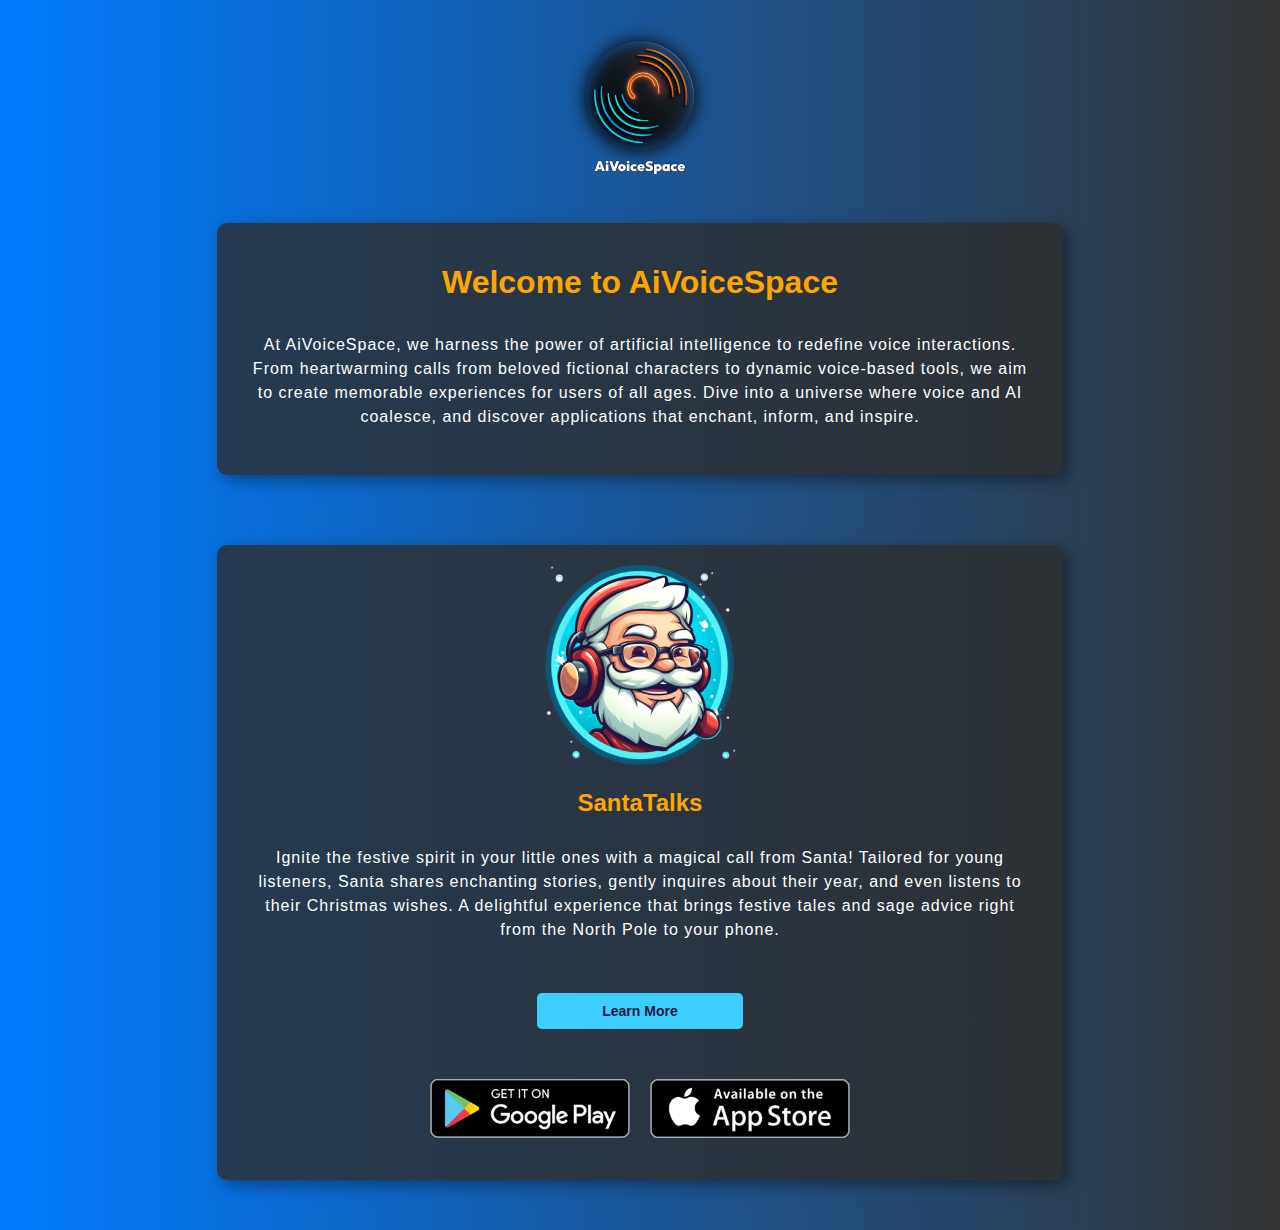
<file: index.html>
<!DOCTYPE html>
<html lang="en">
<head>
    <meta charset="UTF-8">
    <meta http-equiv="X-UA-Compatible" content="IE=edge">
    <meta name="viewport" content="width=device-width, initial-scale=1.0">
    <title>AiVoiceSpace - Redefining Voice Interactions</title>
   	<link rel="icon" type="image/x-icon" href="./img/favicon.png">
		<!-- Link to your stylesheet here -->
    <link rel="stylesheet" href="css/aivoicespace.css">
</head>
<body>

<!-- Header -->
<header>
    <img src="./img/aivoicespace.png" alt="AiVoiceSpace Logo">
</header>

<!-- Banner -->
<section id="banner">
    <div class="mission-statement">
        <h1>Welcome to AiVoiceSpace</h1>
        <p class="paragraph">
						At AiVoiceSpace, we harness the power of artificial intelligence to redefine
            voice interactions. From heartwarming calls from beloved fictional characters
            to dynamic voice-based tools, we aim to create memorable experiences for
            users of all ages. Dive into a universe where voice and AI coalesce, and
            discover applications that enchant, inform, and inspire.</p>
    </div>
</section>

<!-- Featured App: SantaTalks -->
<section id="santatalks">
    <div class="mission-statement">
        <img src="img/logo-200.png" alt="SantaTalks App">
        <h2>SantaTalks</h2>
        <p class="paragraph">Ignite the festive spirit in your little ones with a magical call from Santa!
            Tailored for young listeners, Santa shares enchanting stories, gently inquires
            about their year, and even listens to their Christmas wishes. A delightful
            experience that brings festive tales and sage advice right from the North Pole
            to your phone.
				</p>

				<div class="button">
					<a class="learn-more-app" href="santatalks/index.html">Learn More</a>
				</div>
				<div class="footer-actions">
        	<a href="https://play.google.com/store/apps/details?id=com.aivoicespace.santatalks" target="_blank">
						<img class="btn-img" src="img/g-play.png" alt="g-play" />
					</a>
        	<a href="https://apps.apple.com/us/app/santatalks-mobile/id6472105973" target="_blank">
						<img class="btn-img" src="img/app-store.png" alt="app-store" />
					</a>
				</div>
        </br>
    </div>
</section>

<!-- Footer -->
<footer>
    <!-- Footer content like links and social media icons -->
</footer>

</body>
</html>
</file>
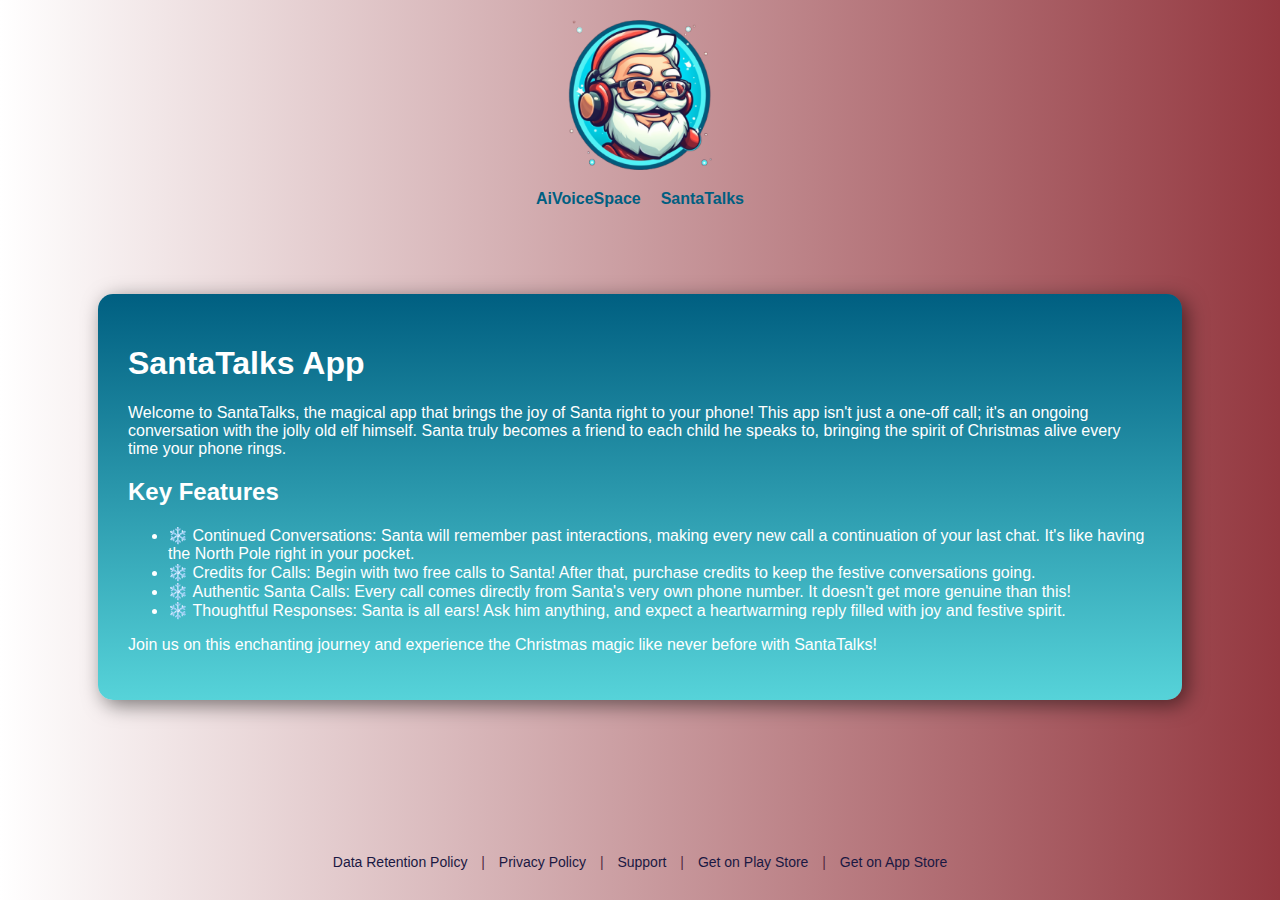
<file: santatalks/index.html>
<!DOCTYPE html>
<html lang="en">
<head>
    <meta charset="UTF-8">
    <meta http-equiv="X-UA-Compatible" content="IE=edge">
    <meta name="viewport" content="width=device-width, initial-scale=1.0">
    <title>SantaTalks - Magical Calls from Santa</title>
    <link rel="stylesheet" href="../css/santatalks.css">
</head>
<body>

<div class="content">
	<header>
			<img src="../img/logo-200.png" alt="SantaTalks Logo">
			<nav>
					<ul>
							<li><a class="nav-link" href="../index.html">AiVoiceSpace</a></li>
							<li><a class="nav-link" href="./index.html">SantaTalks</a></li>
							<!-- More navigation links -->
					</ul>
			</nav>
	</header>

	<!-- Main Content -->
	<main>
			<section class="content-box">
					<h1>SantaTalks App</h1>
					<p>Welcome to SantaTalks, the magical app that brings the joy of Santa right to your phone! This app isn't just
							a one-off call; it's an ongoing conversation with the jolly old elf himself. Santa truly becomes a friend to
							each child he speaks to, bringing the spirit of Christmas alive every time your phone rings.</p>

					<h2>Key Features</h2>
					<ul>
							<li>❄️ <strong>Continued Conversations:</strong> Santa will remember past interactions, making every new
									call a continuation of your last chat. It's like having the North Pole right in your pocket.
							</li>
							<li>❄️ <strong>Credits for Calls:</strong> Begin with two free calls to Santa! After that, purchase credits
									to keep the festive conversations going.
							</li>
							<li>❄️ <strong>Authentic Santa Calls:</strong> Every call comes directly from Santa's very own phone number.
									It doesn't get more genuine than this!
							</li>
							<li>❄️ <strong>Thoughtful Responses:</strong> Santa is all ears! Ask him anything, and expect a heartwarming
									reply filled with joy and festive spirit.
							</li>
					</ul>

					<p>Join us on this enchanting journey and experience the Christmas magic like never before with SantaTalks!</p>
			</section>

	</main>
</div>
<!-- Header -->

<!-- Footer -->
<footer>
    <div class="footer-links">
        <a href="data-retention-policy.html">Data Retention Policy</a>
        <span>|</span>
        <a href="privacy-policy.html">Privacy Policy</a>
        <span>|</span>
        <a href="support.html">Support</a>
        <span>|</span>
        <a href="https://play.google.com/store/apps/details?id=com.aivoicespace.santatalks" target="_blank">Get on Play Store</a>
    		<span>|</span>
        <a href="https://apps.apple.com/us/app/santatalks-mobile/id6472105973" target="_blank">Get on App Store</a>
    </div>
</footer>

</body>
</html>
</file>
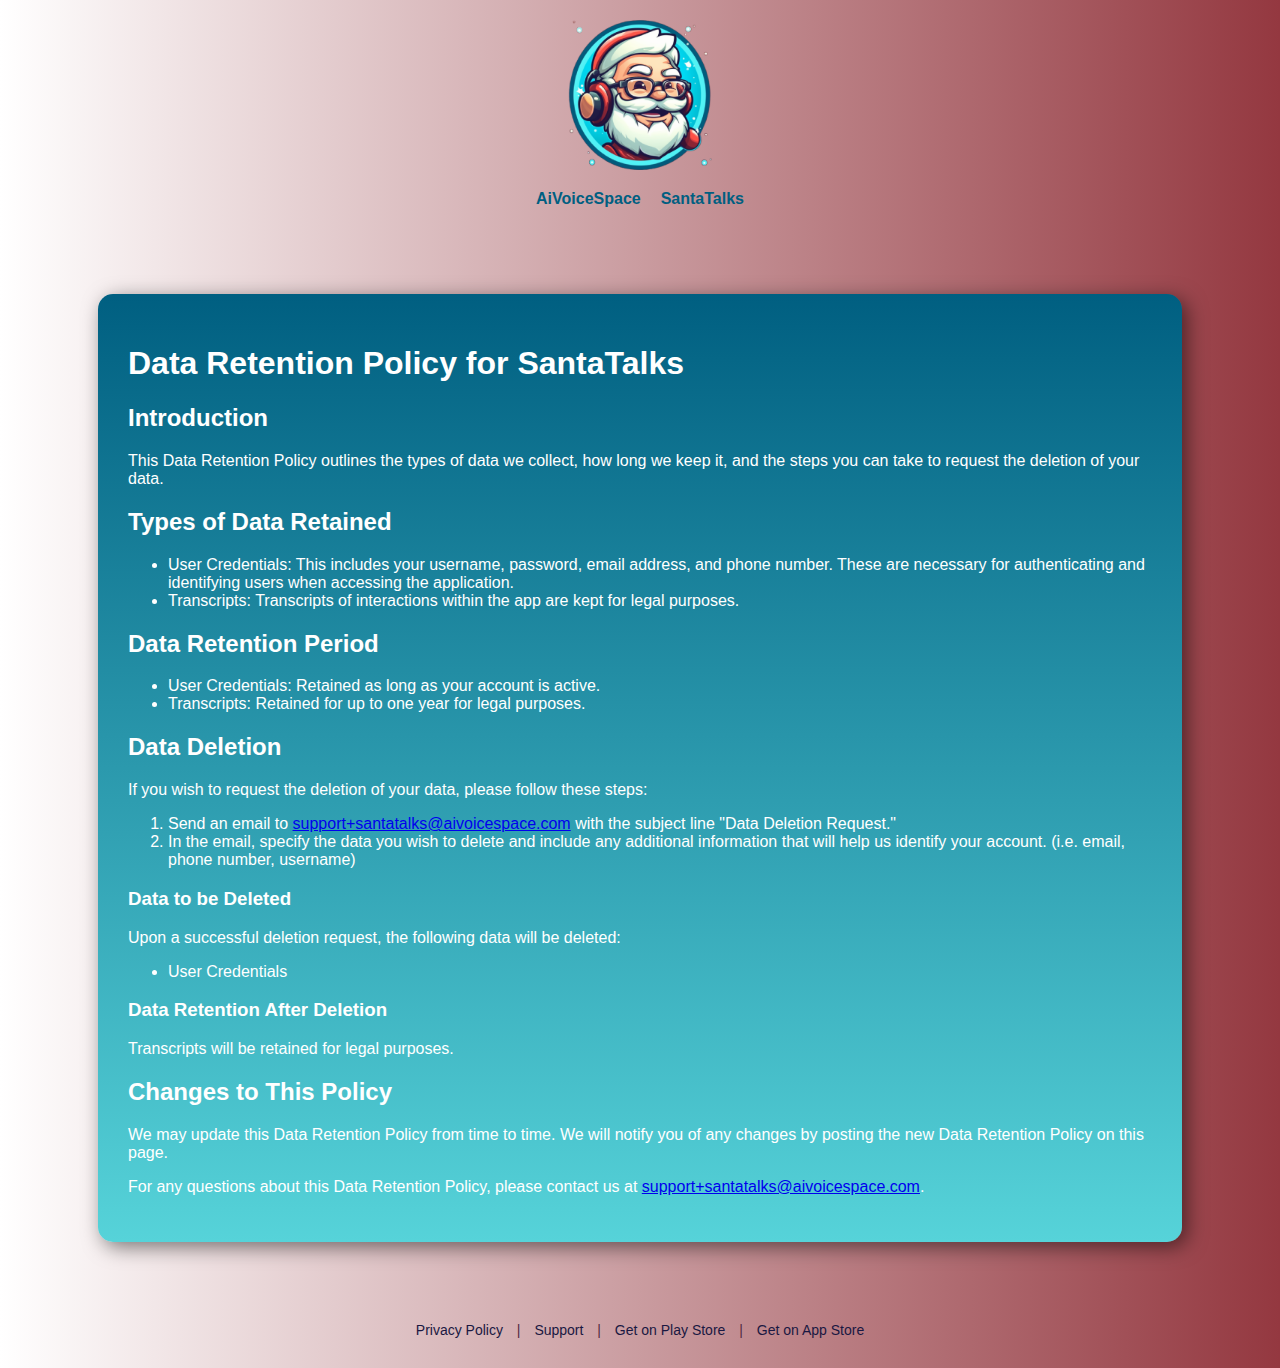
<file: santatalks/data-retention-policy.html>
<!DOCTYPE html>
<html lang="en">

<head>
    <meta charset="UTF-8">
    <meta http-equiv="X-UA-Compatible" content="IE=edge">
    <meta name="viewport" content="width=device-width, initial-scale=1.0">
    <title>Data Retention Policy - SantaTalks</title>
    <link rel="stylesheet" href="../css/santatalks.css">
</head>

<body>

<div class="content">

		<!-- Header -->
		<header>
				<img src="../img/logo-200.png" alt="SantaTalks Logo">
				<nav>
						<ul>
								<li><a class="nav-link" href="../index.html">AiVoiceSpace</a></li>
								<li><a class="nav-link" href="./index.html">SantaTalks</a></li>
								<!-- More navigation links -->
						</ul>
				</nav>
		</header>

		<!-- Content Box -->
		<section class="content-box">
				<h1>Data Retention Policy for SantaTalks</h1>

				<h2>Introduction</h2>
				<p>This Data Retention Policy outlines the types of data we collect, how long we keep it, and the steps you can take to request the deletion of your data.</p>

				<h2>Types of Data Retained</h2>
				<ul>
						<li><strong>User Credentials</strong>: This includes your username, password, email address, and phone number. These are necessary for authenticating and identifying users when accessing the application.</li>
						<li><strong>Transcripts</strong>: Transcripts of interactions within the app are kept for legal purposes.</li>
				</ul>

				<h2>Data Retention Period</h2>
				<ul>
						<li><strong>User Credentials</strong>: Retained as long as your account is active.</li>
						<li><strong>Transcripts</strong>: Retained for up to one year for legal purposes.</li>
				</ul>

				<h2>Data Deletion</h2>
				<p>If you wish to request the deletion of your data, please follow these steps:</p>
				<ol>
						<li>Send an email to <a href="mailto:support+santatalks@aivoicespace.com">support+santatalks@aivoicespace.com</a> with the subject line "Data Deletion Request."</li>
						<li>In the email, specify the data you wish to delete and include any additional information that will help us identify your account. (i.e. email, phone number, username)</li>
				</ol>

				<h3>Data to be Deleted</h3>
				<p>Upon a successful deletion request, the following data will be deleted:</p>
				<ul>
						<li>User Credentials</li>
				</ul>

				<h3>Data Retention After Deletion</h3>
				<p>Transcripts will be retained for legal purposes.</p>

				<h2>Changes to This Policy</h2>
				<p>We may update this Data Retention Policy from time to time. We will notify you of any changes by posting the new Data Retention Policy on this page.</p>

				<p>For any questions about this Data Retention Policy, please contact us at <a href="mailto:support+santatalks@aivoicespace.com">support+santatalks@aivoicespace.com</a>.</p>
		</section>
</div>

<!-- Footer -->
<footer>
    <div class="footer-links">
        <a href="privacy-policy.html">Privacy Policy</a>
        <span>|</span>
        <a href="support.html">Support</a>
        <span>|</span>
        <a href="https://play.google.com/store/apps/details?id=com.aivoicespace.santatalks" target="_blank">Get on Play Store</a>
    		<span>|</span>
        <a href="https://apps.apple.com/us/app/santatalks-mobile/id6472105973" target="_blank">Get on App Store</a>
    </div>
</footer>
</body>

</html>
</file>
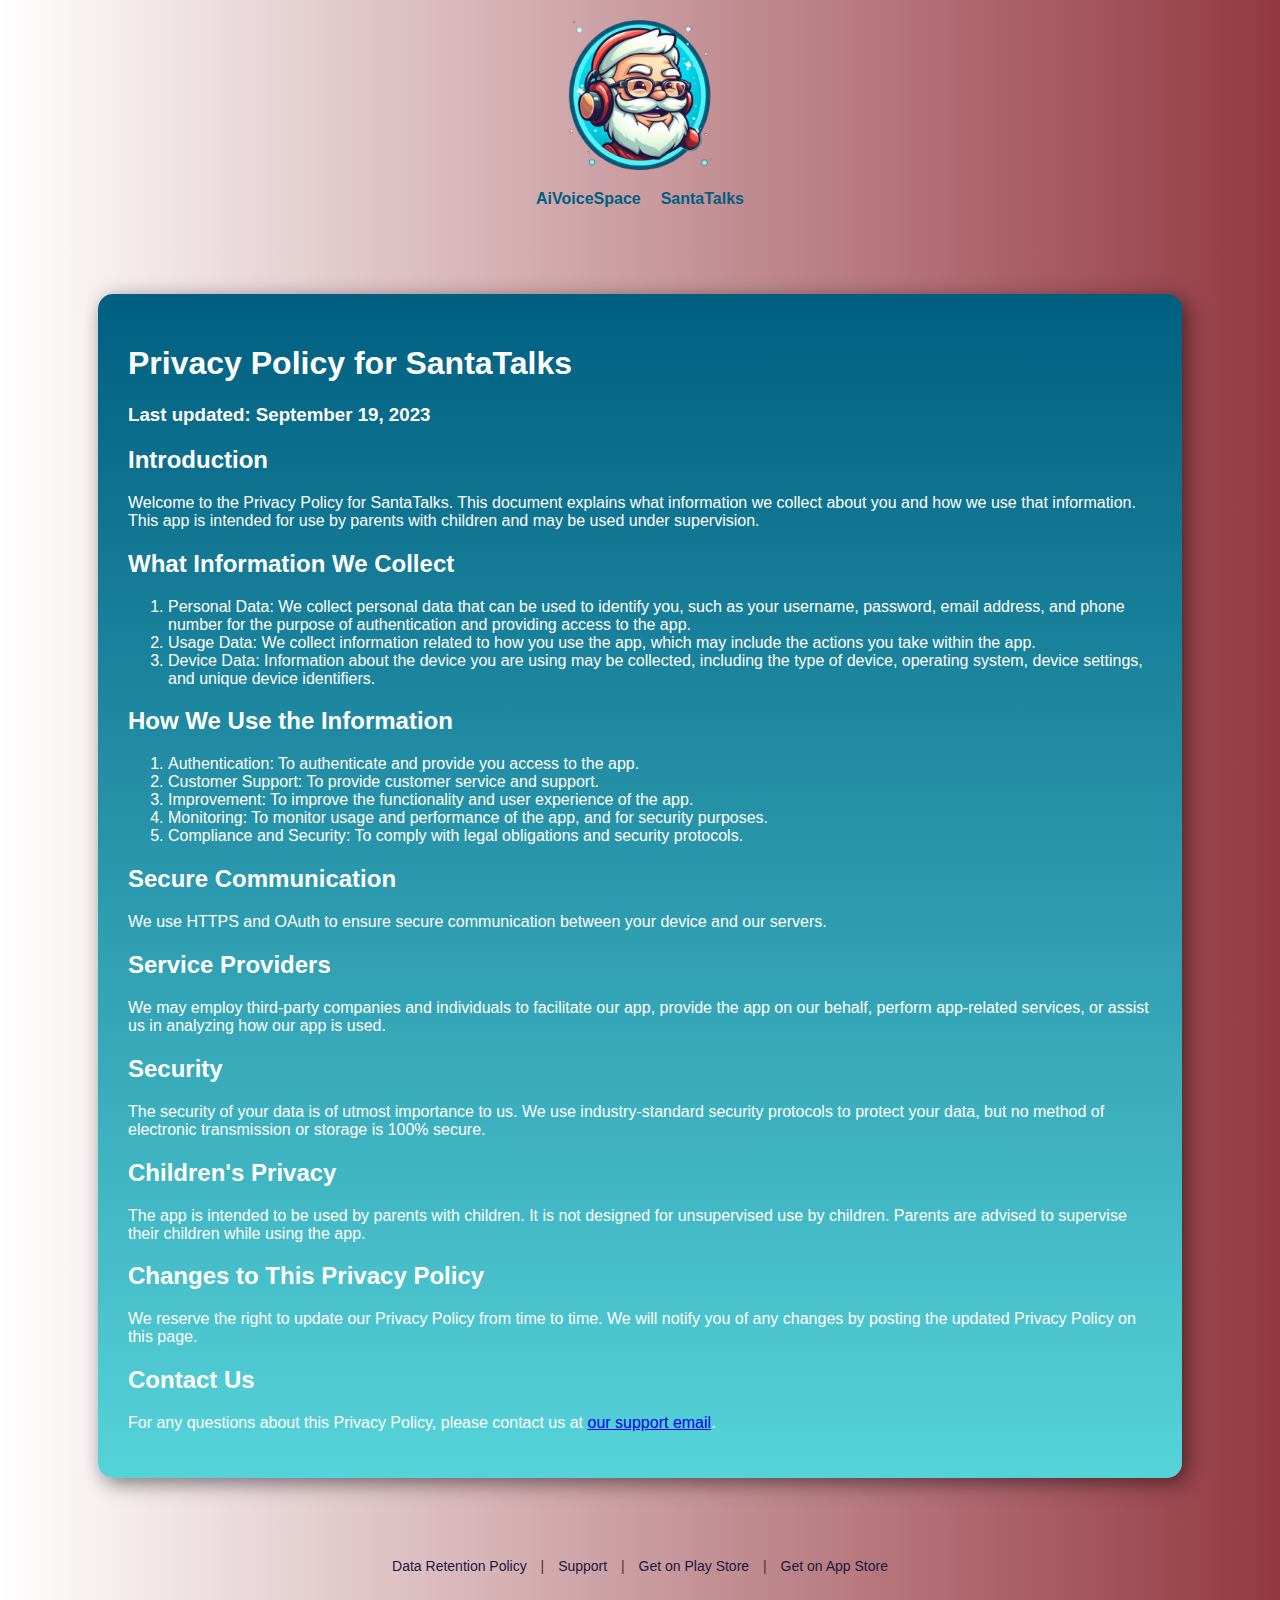
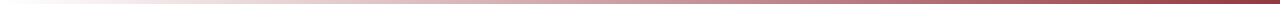
<file: santatalks/privacy-policy.html>
<!DOCTYPE html>
<html lang="en">

<head>
    <meta charset="UTF-8">
    <meta http-equiv="X-UA-Compatible" content="IE=edge">
    <meta name="viewport" content="width=device-width, initial-scale=1.0">
    <title>Privacy Policy - SantaTalks</title>
    <link rel="stylesheet" href="../css/santatalks.css">
</head>

<body>

<div class="content">

	<!-- Header -->
	<header>
			<img src="../img/logo-200.png" alt="SantaTalks Logo">
			<nav>
					<ul>
							<li><a class="nav-link" href="../index.html">AiVoiceSpace</a></li>
							<li><a class="nav-link" href="./index.html">SantaTalks</a></li>
							<!-- More navigation links -->
					</ul>
			</nav>
	</header>

	<!-- Content Box -->
	<section class="content-box">
			<h1>Privacy Policy for SantaTalks</h1>
			<h3>Last updated: September 19, 2023</h3>

			<h2>Introduction</h2>
			<p>Welcome to the Privacy Policy for SantaTalks. This document explains what information we collect about you and how we use that information. This app is intended for use by parents with children and may be used under supervision.</p>

			<h2>What Information We Collect</h2>
			<ol>
					<li><strong>Personal Data</strong>: We collect personal data that can be used to identify you, such as your username, password, email address, and phone number for the purpose of authentication and providing access to the app.</li>
					<li><strong>Usage Data</strong>: We collect information related to how you use the app, which may include the actions you take within the app.</li>
					<li><strong>Device Data</strong>: Information about the device you are using may be collected, including the type of device, operating system, device settings, and unique device identifiers.</li>
			</ol>

			<h2>How We Use the Information</h2>
			<ol>
					<li><strong>Authentication</strong>: To authenticate and provide you access to the app.</li>
					<li><strong>Customer Support</strong>: To provide customer service and support.</li>
					<li><strong>Improvement</strong>: To improve the functionality and user experience of the app.</li>
					<li><strong>Monitoring</strong>: To monitor usage and performance of the app, and for security purposes.</li>
					<li><strong>Compliance and Security</strong>: To comply with legal obligations and security protocols.</li>
			</ol>

			<h2>Secure Communication</h2>
			<p>We use HTTPS and OAuth to ensure secure communication between your device and our servers.</p>

			<h2>Service Providers</h2>
			<p>We may employ third-party companies and individuals to facilitate our app, provide the app on our behalf, perform app-related services, or assist us in analyzing how our app is used.</p>

			<h2>Security</h2>
			<p>The security of your data is of utmost importance to us. We use industry-standard security protocols to protect your data, but no method of electronic transmission or storage is 100% secure.</p>

			<h2>Children's Privacy</h2>
			<p>The app is intended to be used by parents with children. It is not designed for unsupervised use by children. Parents are advised to supervise their children while using the app.</p>

			<h2>Changes to This Privacy Policy</h2>
			<p>We reserve the right to update our Privacy Policy from time to time. We will notify you of any changes by posting the updated Privacy Policy on this page.</p>

			<h2>Contact Us</h2>
			<p>For any questions about this Privacy Policy, please contact us at <a href="mailto:support+santatalks@aivoicespace.com">our support email</a>.</p>
	</section>
</div>

<!-- Footer -->
<footer>
    <div class="footer-links">
        <a href="data-retention-policy.html">Data Retention Policy</a>
        <span>|</span>
        <a href="support.html">Support</a>
        <span>|</span>
        <a href="https://play.google.com/store/apps/details?id=com.aivoicespace.santatalks" target="_blank">Get on Play Store</a>
    		<span>|</span>
        <a href="https://apps.apple.com/us/app/santatalks-mobile/id6472105973" target="_blank">Get on App Store</a>
    </div>
</footer>
</body>

</html>
</file>
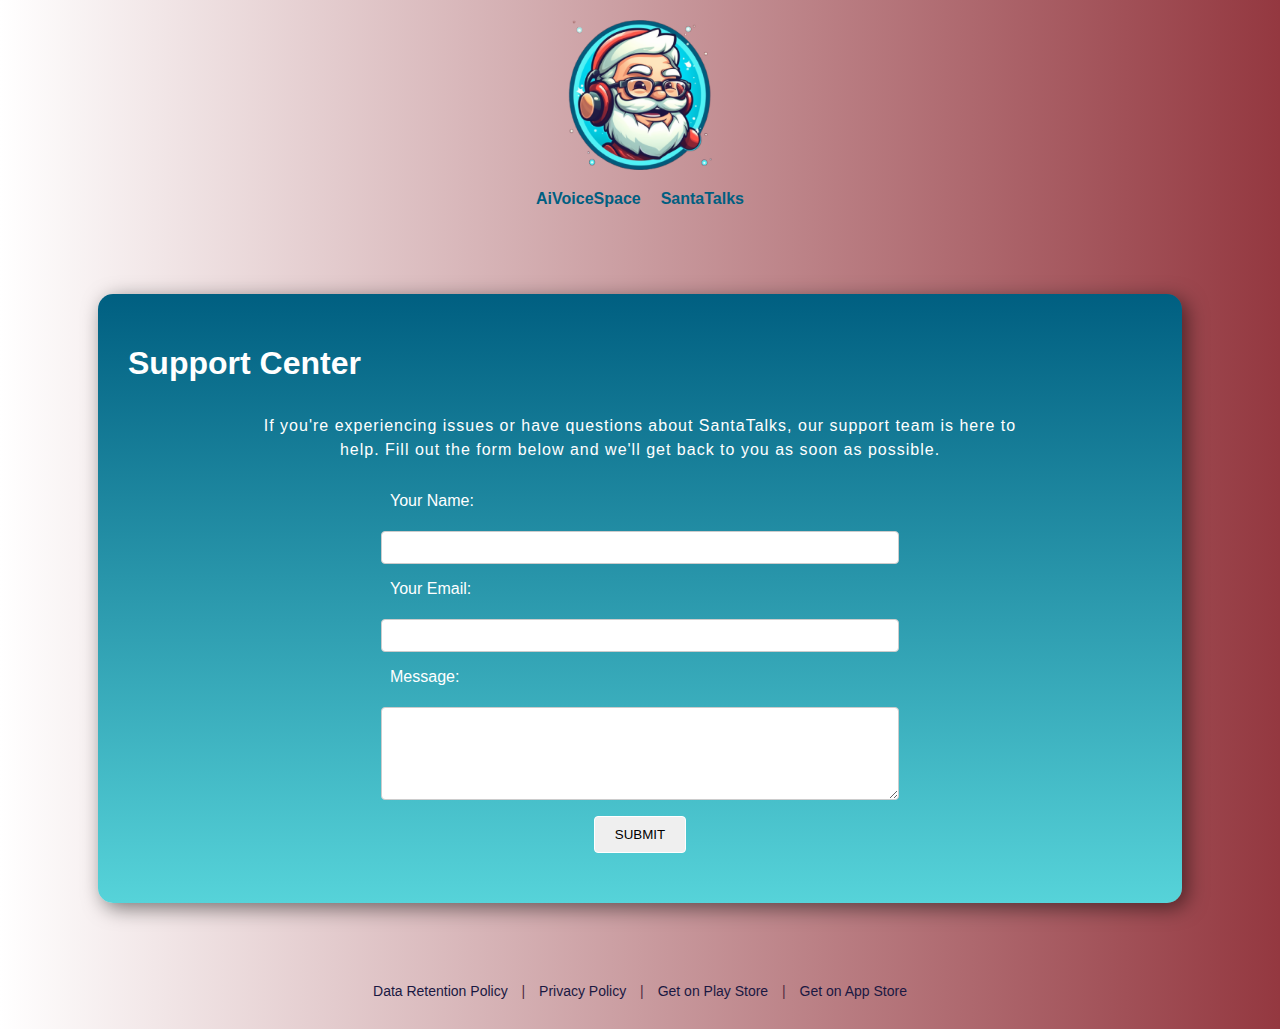
<file: santatalks/support.html>
<!DOCTYPE html>
<html lang="en">
<head>
    <meta charset="UTF-8">
    <meta name="viewport" content="width=device-width, initial-scale=1.0">
    <title>Support - SantaTalks</title>
    <link rel="stylesheet" href="../css/santatalks.css">
    <script src="https://code.jquery.com/jquery-3.6.0.min.js"></script>
</head>
<body>

		<div class="content">

			<!-- Header -->
			<header>
					<img src="../img/logo-200.png" alt="SantaTalks Logo">
					<nav>
							<ul>
									<li><a class="nav-link" href="../index.html">AiVoiceSpace</a></li>
									<li><a class="nav-link" href="./index.html">SantaTalks</a></li>
									<!-- More navigation links -->
							</ul>
					</nav>
			</header>

			<section class="content-box">
					<h1>Support Center</h1>
					<p class="paragraph">If you're experiencing issues or have questions about SantaTalks, our support team is here to help. Fill out the form below and we'll get back to you as soon as possible.</p>

					<div class="form-container">
							<form id="supportForm" action="mailto:support+santatalks@aivoicespace.com" method="post" enctype="text/plain">
									<label for="name">Your Name:</label>
									<input type="text" id="name" name="name" required>

									<label for="email">Your Email:</label>
									<input type="email" id="email" name="email" required>

									<label for="message">Message:</label>
									<textarea id="message" name="message" rows="5" required></textarea>

									<input class="support-submit" type="submit" value="SUBMIT">
							</form>
					</div>
			</section>
		</div>

<!-- Footer -->
<footer>
    <div class="footer-links">
        <a href="data-retention-policy.html">Data Retention Policy</a>
        <span>|</span>
        <a href="privacy-policy.html">Privacy Policy</a>
        <span>|</span>
        <a href="https://play.google.com/store/apps/details?id=com.aivoicespace.santatalks" target="_blank">Get on Play Store</a>
    		<span>|</span>
        <a href="https://apps.apple.com/us/app/santatalks-mobile/id6472105973" target="_blank">Get on App Store</a>
    </div>
</footer>

</body>
</html>
</file>
<file: css/aivoicespace.css>
/* Base Styles */
body {
    font-family: 'Roboto', sans-serif;
    font-weight: 200;
    background-color: #2d2d2d; /* Charcoal/Dark Gray */
    color: #0070FF; /* Electric Blue */
    margin: 0;
    padding: 0;
}

header {
    background: linear-gradient(to right, #007BFF, #333333);
    padding: 20px 0;
    text-align: center;
}

header img {
    max-width: 150px; /* Adjust as needed */
}

section {
    background: linear-gradient(to right, #007BFF, #333333);
    padding: 50px 20px;
    text-align: center;
}

.mission-statement {
    background-color: rgba(45, 45, 45, 0.8);
    padding: 20px;
    border-radius: 10px;
    box-shadow: 5px 5px 15px rgba(0, 0, 0, 0.4);
    display: inline-block;
	max-width: 1024px;
}

.paragraph {
	max-width: 786px;
	text-align: center;
	line-height: 1.5;
	letter-spacing: 1px;
	padding: 10px;
}

#banner {
    background: linear-gradient(to right, #007BFF, #333333);
    padding: 20px 0;
    text-align: center;
    color: #ffffff;
}

h1, h2, h3, h4, h5, h6 {
    color: #FFA500; /* Neon Orange for headers */
}

.button {
	width: 80%;
	display: flex;
	justify-content: center;
	padding: 25px;
	margin: 0 auto;
}

.learn-more-app {
	background-color: #3DCFFF;
	text-decoration: none;
	padding: 10px 65px;
	border-radius: 5px;
	color: #1a1842;
	font-weight: bold;
	font-size: 14px;
}

.learn-more-app:hover {
	background-color: #C30F16;
	color: #ffffff;
}

.btn-img {
	width: 100%;
}

#santatalks p {
    color: #ffffff; /* This makes the text white */
}

footer {
    background: linear-gradient(to right, #007BFF, #333333);
    text-align: center;
}

/* Add additional styles as needed */

.footer-actions {
	display: flex;
	flex-direction: row;
	width: 80%;
	align-items: center;
	justify-content: center;
	gap: 20px;
	margin: 25px auto 0;
}

.footer-actions a {
	width: 200px;
}
</file>
<file: css/santatalks.css>
/* Base Styles */
body {
    font-family: 'Roboto', sans-serif;
    font-weight: 200;
    background: linear-gradient(to right, #ffffff, #943840);
    color: #522a40;
    margin: 0;
    padding: 0;
		min-height: 100vh;
		display: flex;
		flex-direction: column;
}

.nav-link {
	text-decoration: none;
	color: #005f81;
	font-weight: bold;
}

.nav-link:hover {
	color: #C30F16;
}

.content {
	display: flex;
	flex-direction: column;
	flex-grow: 1;
}

header {
    background: linear-gradient(to right, #ffffff, #943840);
    padding: 20px 0;
    text-align: center;
}

header img {
    max-width: 150px; /* Adjust as needed */
}

nav ul {
    list-style-type: none;
    padding: 0;
    display: flex;
    justify-content: center;
}

nav li {
    margin: 0 10px;
}


.content-box {
    background: linear-gradient(to bottom, #005f81, #56d3d9); /* Gradient from darker red to brighter red */
    padding: 30px;
    border-radius: 15px;
    box-shadow: 5px 5px 20px rgba(0, 0, 0, 0.5); /* Slightly more pronounced shadow */
    display: block;
    margin: 50px auto;
    width: 80%; /* Adjust width as needed */
    color: #ffffff;
}

.content-box h1,
.content-box h2,
.content-box h3,
.content-box h4,
.content-box h5,
.content-box h6 {
    color: #ffffff;
}

footer {
    background: linear-gradient(to right, #ffffff, #943840);
    padding: 20px 0;
    text-align: center;
}

.footer-links {
    text-align: center;
    padding: 10px 0;
    font-size: 14px;
}

.footer-links a {
    color: #1a1842; /* Darker shade of red for subtleness */
    text-decoration: none;
    margin: 0 10px;
}

.footer-links a:hover {
    text-decoration: underline;
}

.paragraph {
	max-width: 786px;
	text-align: justify;
	line-height: 1.5;
	letter-spacing: 1px;
	padding: 10px;
	margin: 0 auto;
}

@media (min-width: 495px) {
		.paragraph {
			text-align: center;
		}
}

/* Support Form Styles */
.form-container {
    width: 90%;
    margin: 0 auto;
    padding: 20px;
		max-width: 500px;
}

form {
    display: flex;
    flex-direction: column;
    align-items: center;
    gap: 16px;
}

label {
    align-self: flex-start;
    margin-bottom: 5px;  /* gives some space between the label and the input field */
}

input[type="text"],
input[type="email"],
textarea {
    width: 100%;
    padding: 8px;
    border: 1px solid #ccc;
    border-radius: 4px;
}

textarea {
    resize: vertical;  /* allows the user to resize the textarea vertically only */
}

.support-submit {
	border: 1px solid #ffffff;
	padding: 10px 20px;
	border-radius: 4px;
	cursor: pointer;
}

.support-submit:hover {
	background-color: #2594a8;
	color: #ffffff;
}
</file>
